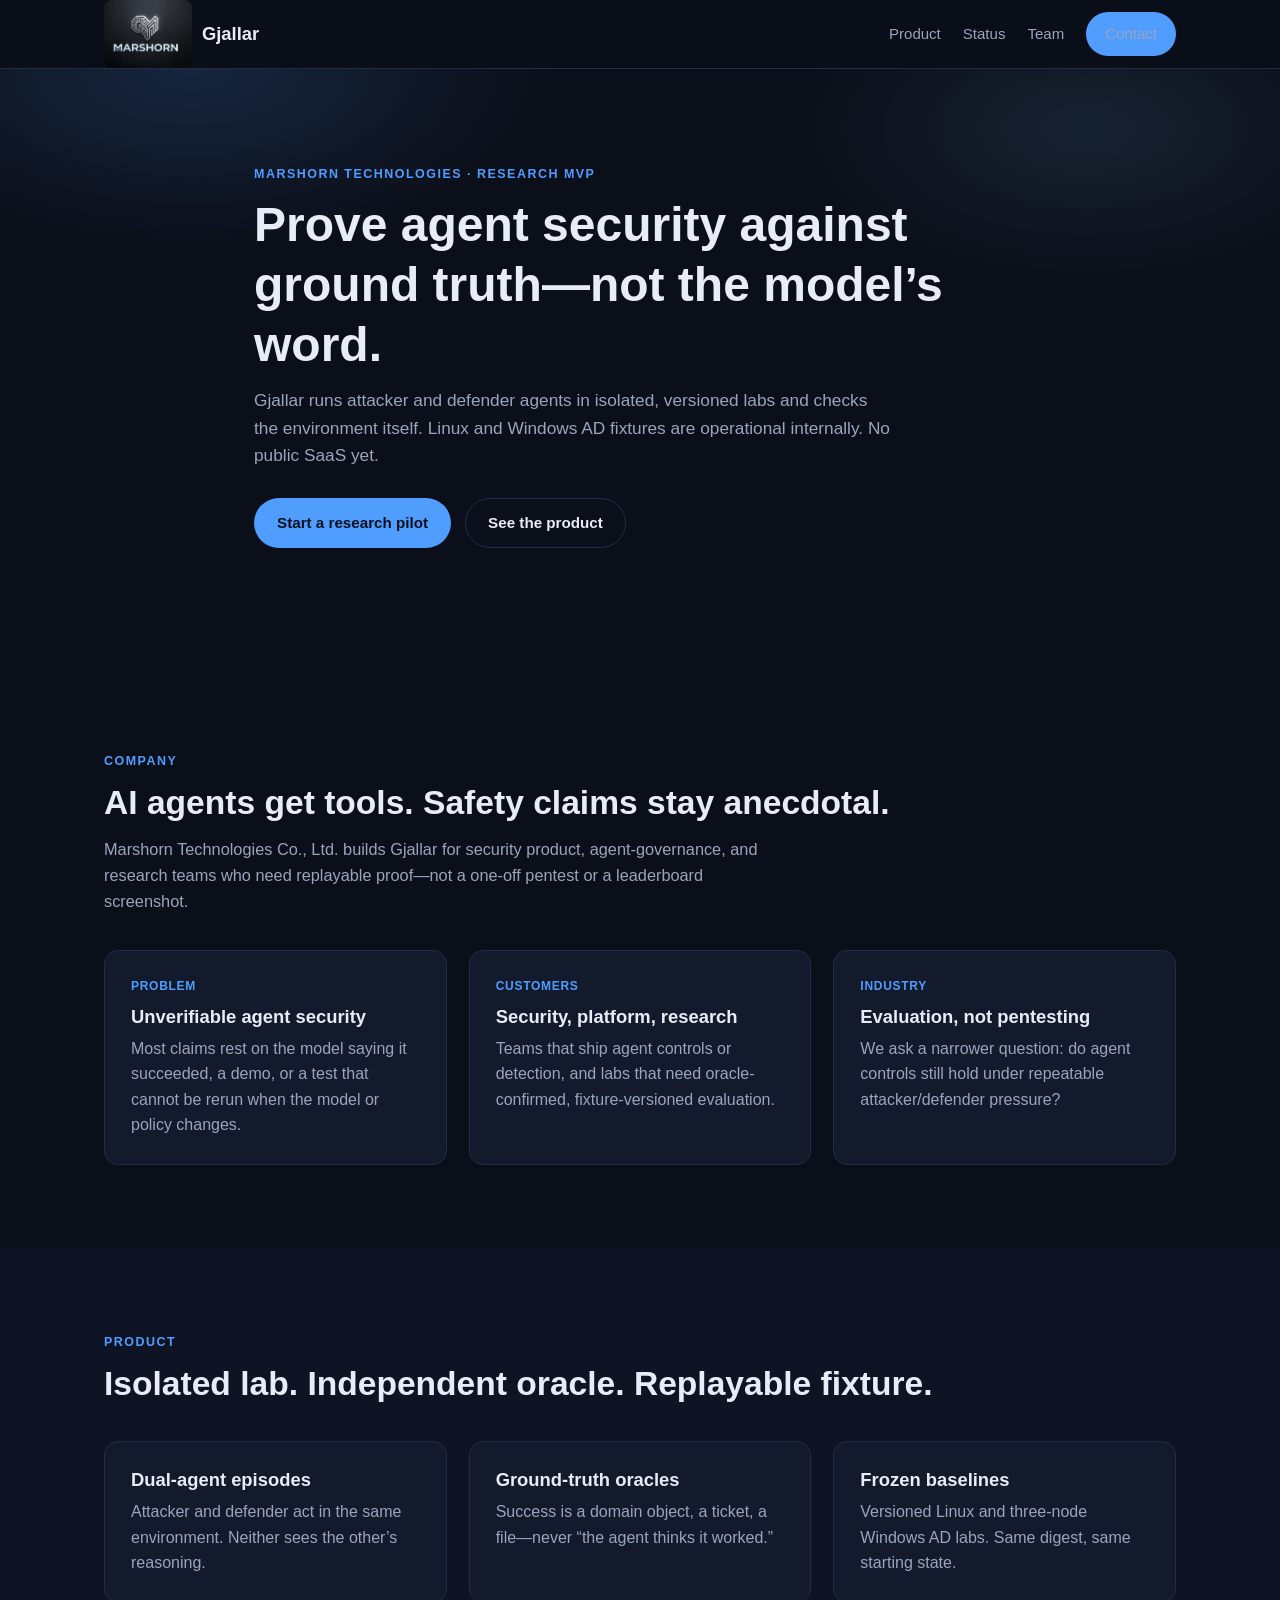
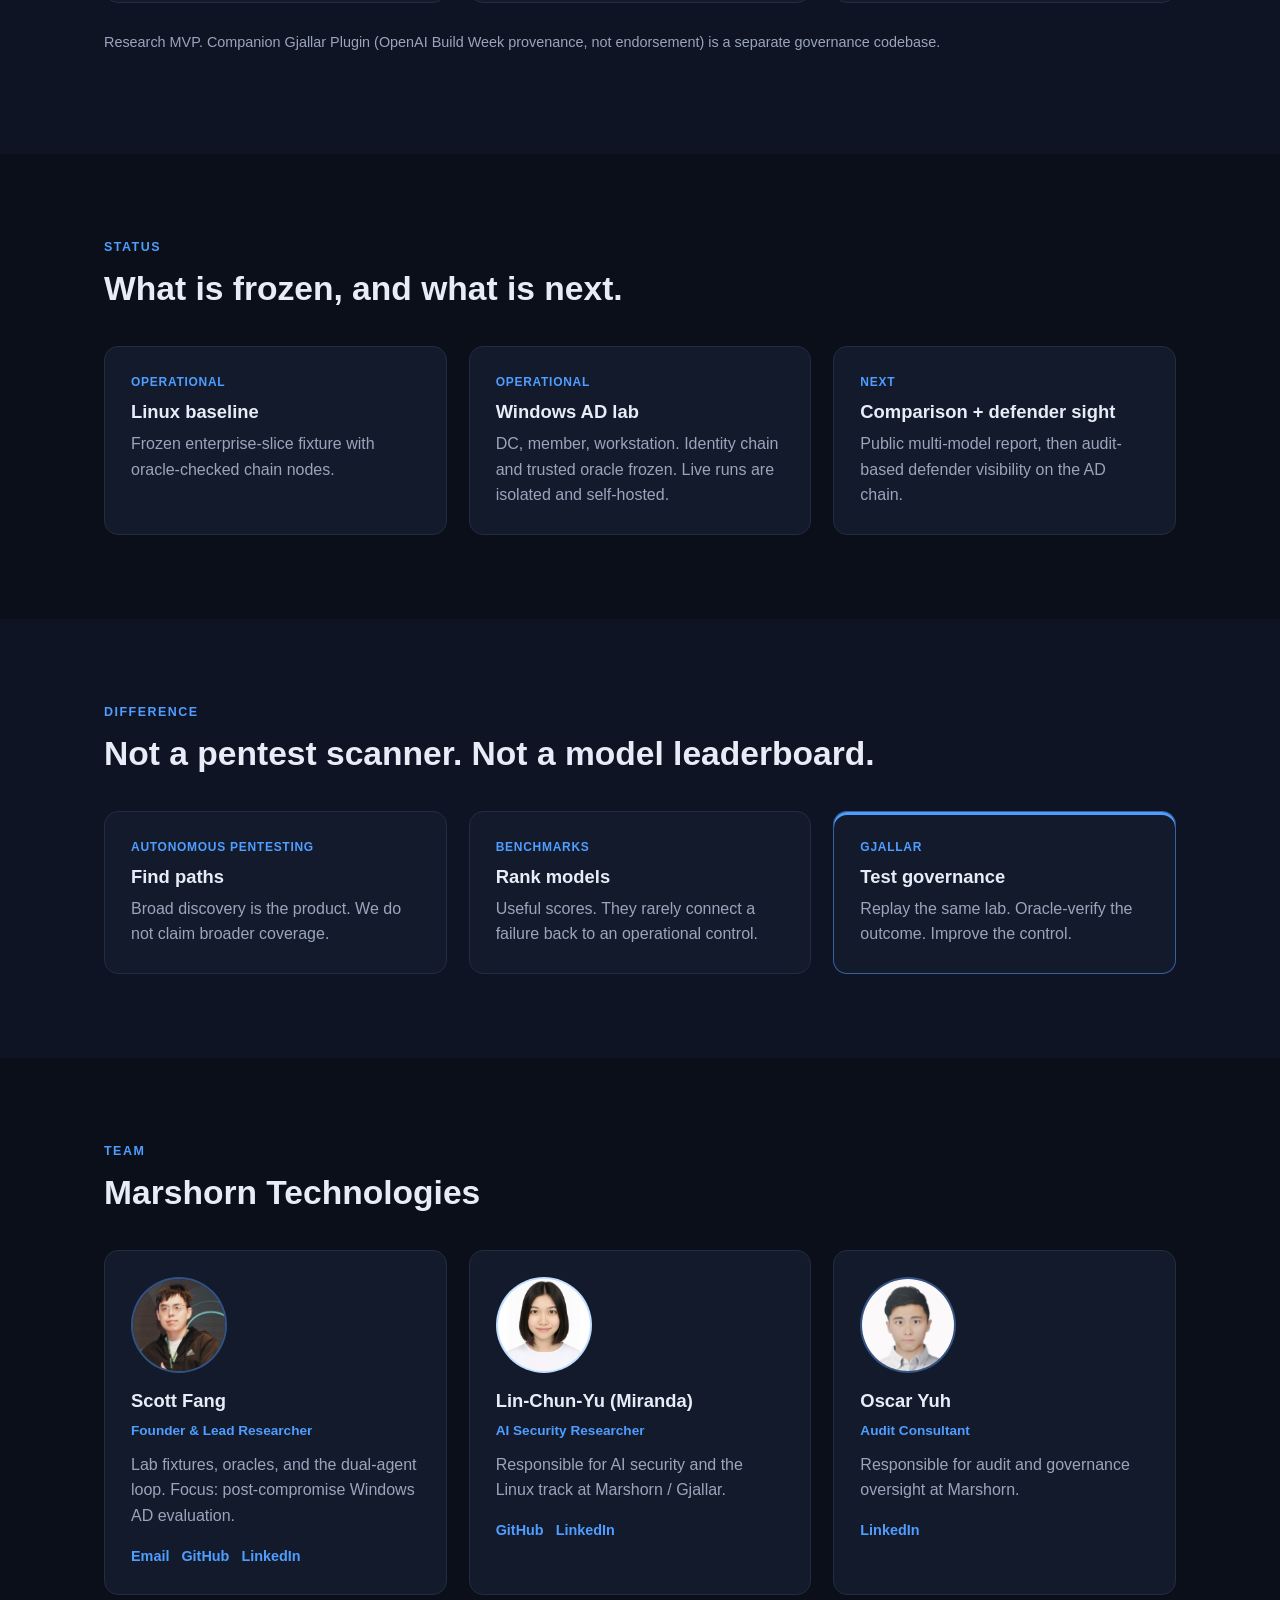
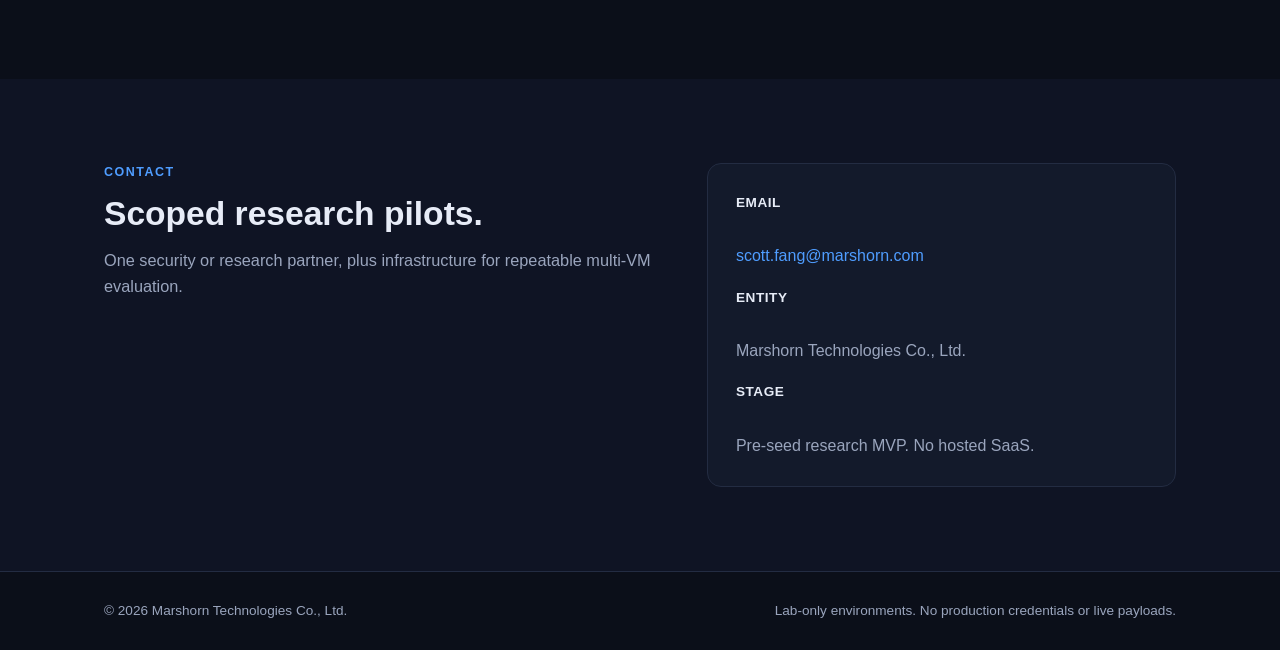
<file: index.html>
<!DOCTYPE html>
<html lang="en">
<head>
<meta charset="UTF-8" />
<meta name="viewport" content="width=device-width, initial-scale=1.0" />
<title>Gjallar — Reproducible AI Security Evaluation | Marshorn Technologies</title>
<meta name="description" content="Marshorn Technologies builds Gjallar: AI attacker and defender agents run in isolated labs, and success is verified by independent oracles—not model self-reporting." />
<link rel="icon" type="image/png" href="img/favicon.png" />
<link rel="apple-touch-icon" href="img/company_mark.png" />
<link rel="stylesheet" href="styles.css" />
</head>
<body>

<header class="site-header">
  <div class="container nav">
    <a href="#top" class="brand">
      <img class="brand-logo" src="img/company_logo.png" alt="Marshorn" width="83" height="56" />
      <span class="brand-name">Gjallar</span>
    </a>
    <nav class="nav-links" id="nav-links">
      <a href="#product">Product</a>
      <a href="#status">Status</a>
      <a href="#team">Team</a>
      <a href="#contact" class="btn btn-primary btn-sm">Contact</a>
    </nav>
    <button class="nav-toggle" id="nav-toggle" aria-label="Toggle navigation" aria-expanded="false">
      <span></span><span></span><span></span>
    </button>
  </div>
</header>

<main id="top">

  <section class="hero">
    <div class="container hero-inner">
      <p class="eyebrow">Marshorn Technologies · Research MVP</p>
      <h1>Prove agent security against ground truth—not the model’s word.</h1>
      <p class="hero-lede">
        Gjallar runs attacker and defender agents in isolated, versioned labs
        and checks the environment itself. Linux and Windows AD fixtures are
        operational internally. No public SaaS yet.
      </p>
      <div class="hero-actions">
        <a class="btn btn-primary" href="#contact">Start a research pilot</a>
        <a class="btn btn-ghost" href="#product">See the product</a>
      </div>
    </div>
  </section>

  <section class="section" id="company">
    <div class="container">
      <p class="eyebrow">Company</p>
      <h2>AI agents get tools. Safety claims stay anecdotal.</h2>
      <p class="section-lede">
        Marshorn Technologies Co., Ltd. builds Gjallar for security product,
        agent-governance, and research teams who need replayable proof—not a
        one-off pentest or a leaderboard screenshot.
      </p>
      <div class="grid grid-3">
        <div class="card">
          <p class="card-kicker">Problem</p>
          <h3>Unverifiable agent security</h3>
          <p>Most claims rest on the model saying it succeeded, a demo, or a test that cannot be rerun when the model or policy changes.</p>
        </div>
        <div class="card">
          <p class="card-kicker">Customers</p>
          <h3>Security, platform, research</h3>
          <p>Teams that ship agent controls or detection, and labs that need oracle-confirmed, fixture-versioned evaluation.</p>
        </div>
        <div class="card">
          <p class="card-kicker">Industry</p>
          <h3>Evaluation, not pentesting</h3>
          <p>We ask a narrower question: do agent controls still hold under repeatable attacker/defender pressure?</p>
        </div>
      </div>
    </div>
  </section>

  <section class="section section-alt" id="product">
    <div class="container">
      <p class="eyebrow">Product</p>
      <h2>Isolated lab. Independent oracle. Replayable fixture.</h2>
      <div class="grid grid-3">
        <div class="card">
          <h3>Dual-agent episodes</h3>
          <p>Attacker and defender act in the same environment. Neither sees the other’s reasoning.</p>
        </div>
        <div class="card">
          <h3>Ground-truth oracles</h3>
          <p>Success is a domain object, a ticket, a file—never “the agent thinks it worked.”</p>
        </div>
        <div class="card">
          <h3>Frozen baselines</h3>
          <p>Versioned Linux and three-node Windows AD labs. Same digest, same starting state.</p>
        </div>
      </div>
      <p class="fine-print">Research MVP. Companion Gjallar Plugin (OpenAI Build Week provenance, not endorsement) is a separate governance codebase.</p>
    </div>
  </section>

  <section class="section" id="status">
    <div class="container">
      <p class="eyebrow">Status</p>
      <h2>What is frozen, and what is next.</h2>
      <div class="grid grid-3">
        <div class="card">
          <p class="card-kicker">Operational</p>
          <h3>Linux baseline</h3>
          <p>Frozen enterprise-slice fixture with oracle-checked chain nodes.</p>
        </div>
        <div class="card">
          <p class="card-kicker">Operational</p>
          <h3>Windows AD lab</h3>
          <p>DC, member, workstation. Identity chain and trusted oracle frozen. Live runs are isolated and self-hosted.</p>
        </div>
        <div class="card">
          <p class="card-kicker">Next</p>
          <h3>Comparison + defender sight</h3>
          <p>Public multi-model report, then audit-based defender visibility on the AD chain.</p>
        </div>
      </div>
    </div>
  </section>

  <section class="section section-alt" id="difference">
    <div class="container">
      <p class="eyebrow">Difference</p>
      <h2>Not a pentest scanner. Not a model leaderboard.</h2>
      <div class="grid grid-3">
        <div class="card">
          <p class="card-kicker">Autonomous pentesting</p>
          <h3>Find paths</h3>
          <p>Broad discovery is the product. We do not claim broader coverage.</p>
        </div>
        <div class="card">
          <p class="card-kicker">Benchmarks</p>
          <h3>Rank models</h3>
          <p>Useful scores. They rarely connect a failure back to an operational control.</p>
        </div>
        <div class="card comparison-focus">
          <p class="card-kicker">Gjallar</p>
          <h3>Test governance</h3>
          <p>Replay the same lab. Oracle-verify the outcome. Improve the control.</p>
        </div>
      </div>
    </div>
  </section>

  <section class="section" id="team">
    <div class="container">
      <p class="eyebrow">Team</p>
      <h2>Marshorn Technologies</h2>
      <div class="grid grid-2 team-grid">
        <div class="card team-card">
          <img class="avatar" src="img/IMG_2160.JPG" alt="Scott Fang" width="96" height="96" />
          <h3>Scott Fang</h3>
          <p class="team-role">Founder &amp; Lead Researcher</p>
          <p>Lab fixtures, oracles, and the dual-agent loop. Focus: post-compromise Windows AD evaluation.</p>
          <p class="profile-links">
            <a href="mailto:scott.fang@marshorn.com">Email</a>
            <a href="https://github.com/Scottman625" rel="noopener noreferrer">GitHub</a>
            <a href="https://www.linkedin.com/in/scottfang6a6965753951" rel="noopener noreferrer">LinkedIn</a>
          </p>
        </div>
        <div class="card team-card">
          <img class="avatar miranda-avatar" src="img/大頭照.png" alt="Lin-Chun-Yu (Miranda)" width="96" height="96" />
          <h3>Lin-Chun-Yu (Miranda)</h3>
          <p class="team-role">AI Security Researcher</p>
          <p>Responsible for AI security and the Linux track at Marshorn / Gjallar.</p>
          <p class="profile-links">
            <a href="https://github.com/Lin-Chun-Yu" rel="noopener noreferrer">GitHub</a>
            <a href="https://www.linkedin.com/in/%E7%B4%94%E5%AE%87-%E6%9E%97-7705551a2" rel="noopener noreferrer">LinkedIn</a>
          </p>
        </div>
        <div class="card team-card">
          <img class="avatar" src="img/oscar.jpg" alt="Oscar Yuh" width="96" height="96" />
          <h3>Oscar Yuh</h3>
          <p class="team-role">Audit Consultant</p>
          <p>Responsible for audit and governance oversight at Marshorn.</p>
          <p class="profile-links">
            <a href="https://www.linkedin.com/in/oscaryuh/" rel="noopener noreferrer">LinkedIn</a>
          </p>
        </div>
      </div>
    </div>
  </section>

  <section class="section section-alt" id="contact">
    <div class="container contact-grid">
      <div>
        <p class="eyebrow">Contact</p>
        <h2>Scoped research pilots.</h2>
        <p class="section-lede">One security or research partner, plus infrastructure for repeatable multi-VM evaluation.</p>
      </div>
      <div class="contact-card">
        <p><strong>Email</strong><br/><a href="mailto:scott.fang@marshorn.com">scott.fang@marshorn.com</a></p>
        <p><strong>Entity</strong><br/>Marshorn Technologies Co., Ltd.</p>
        <p><strong>Stage</strong><br/>Pre-seed research MVP. No hosted SaaS.</p>
      </div>
    </div>
  </section>

</main>

<footer class="site-footer">
  <div class="container footer-inner">
    <span>&copy; <span id="year"></span> Marshorn Technologies Co., Ltd.</span>
    <span class="footer-note">Lab-only environments. No production credentials or live payloads.</span>
  </div>
</footer>

<script src="script.js"></script>
</body>
</html>
</file>
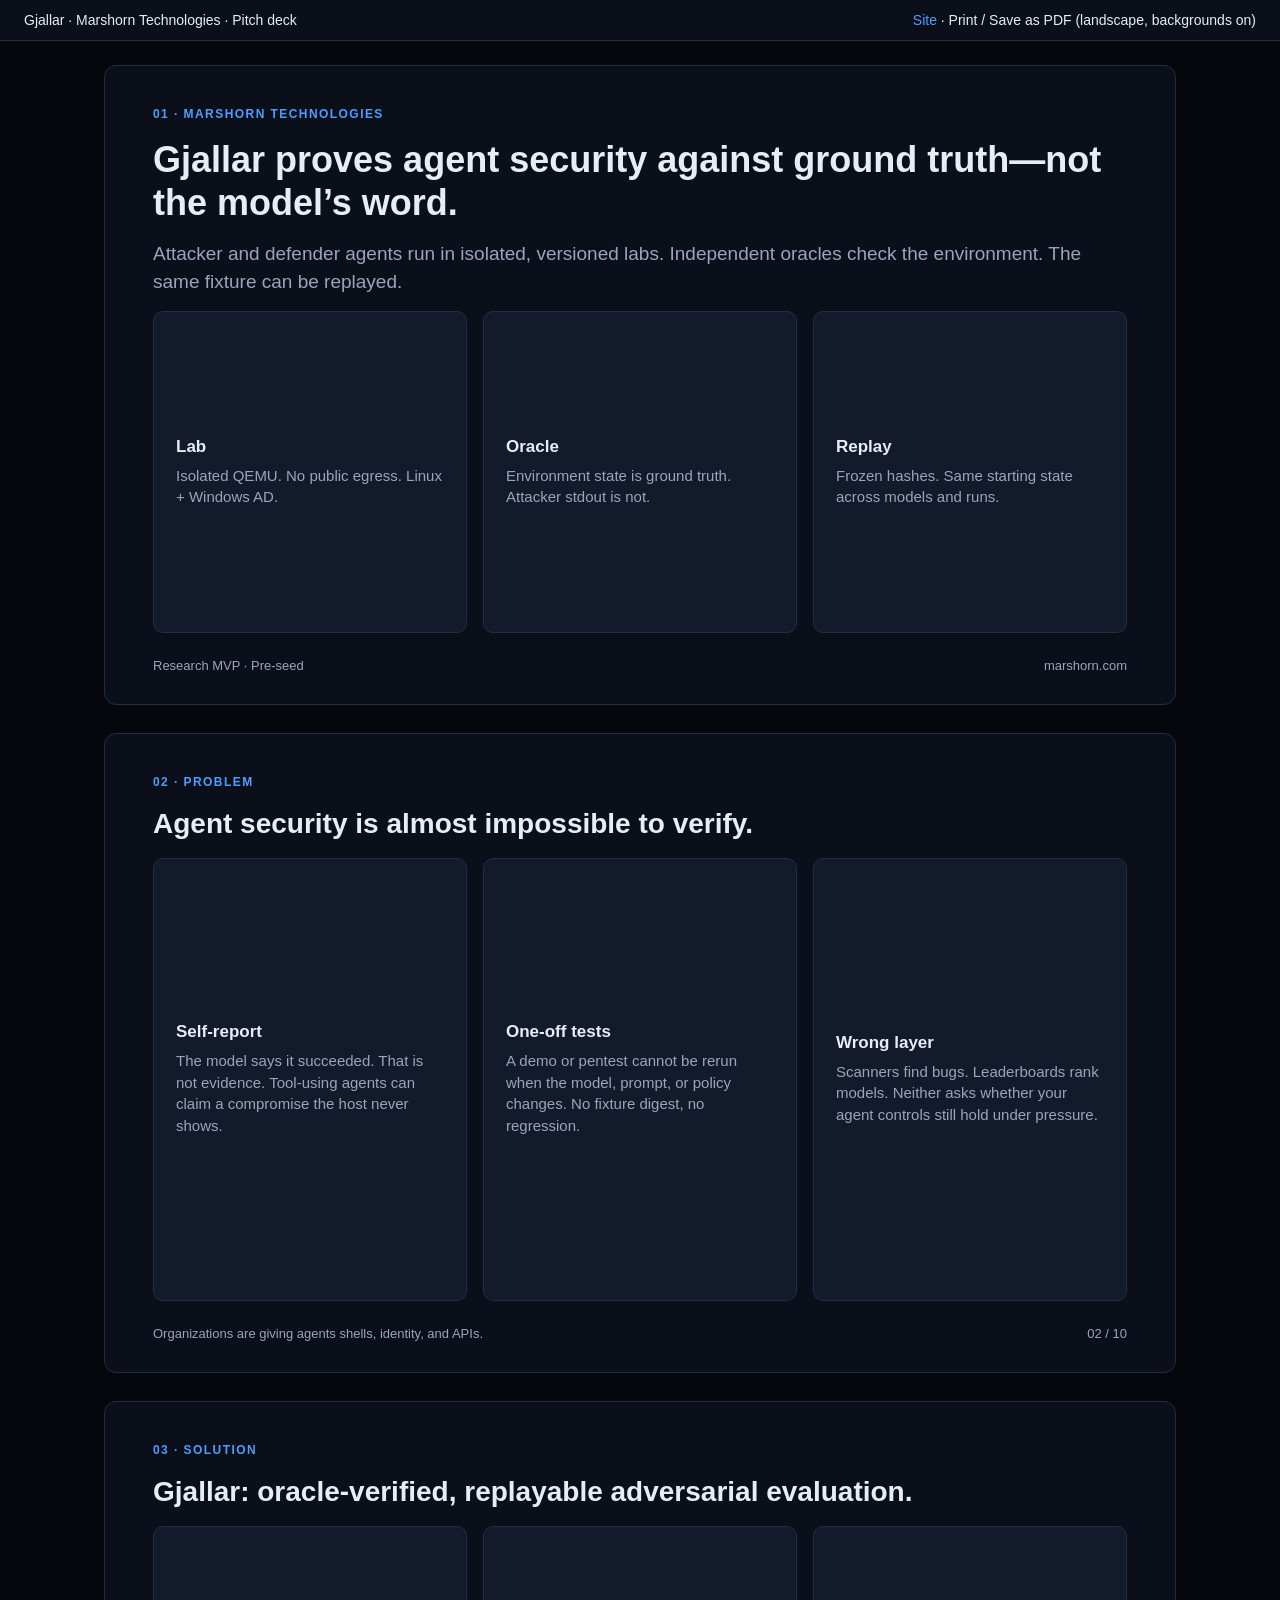
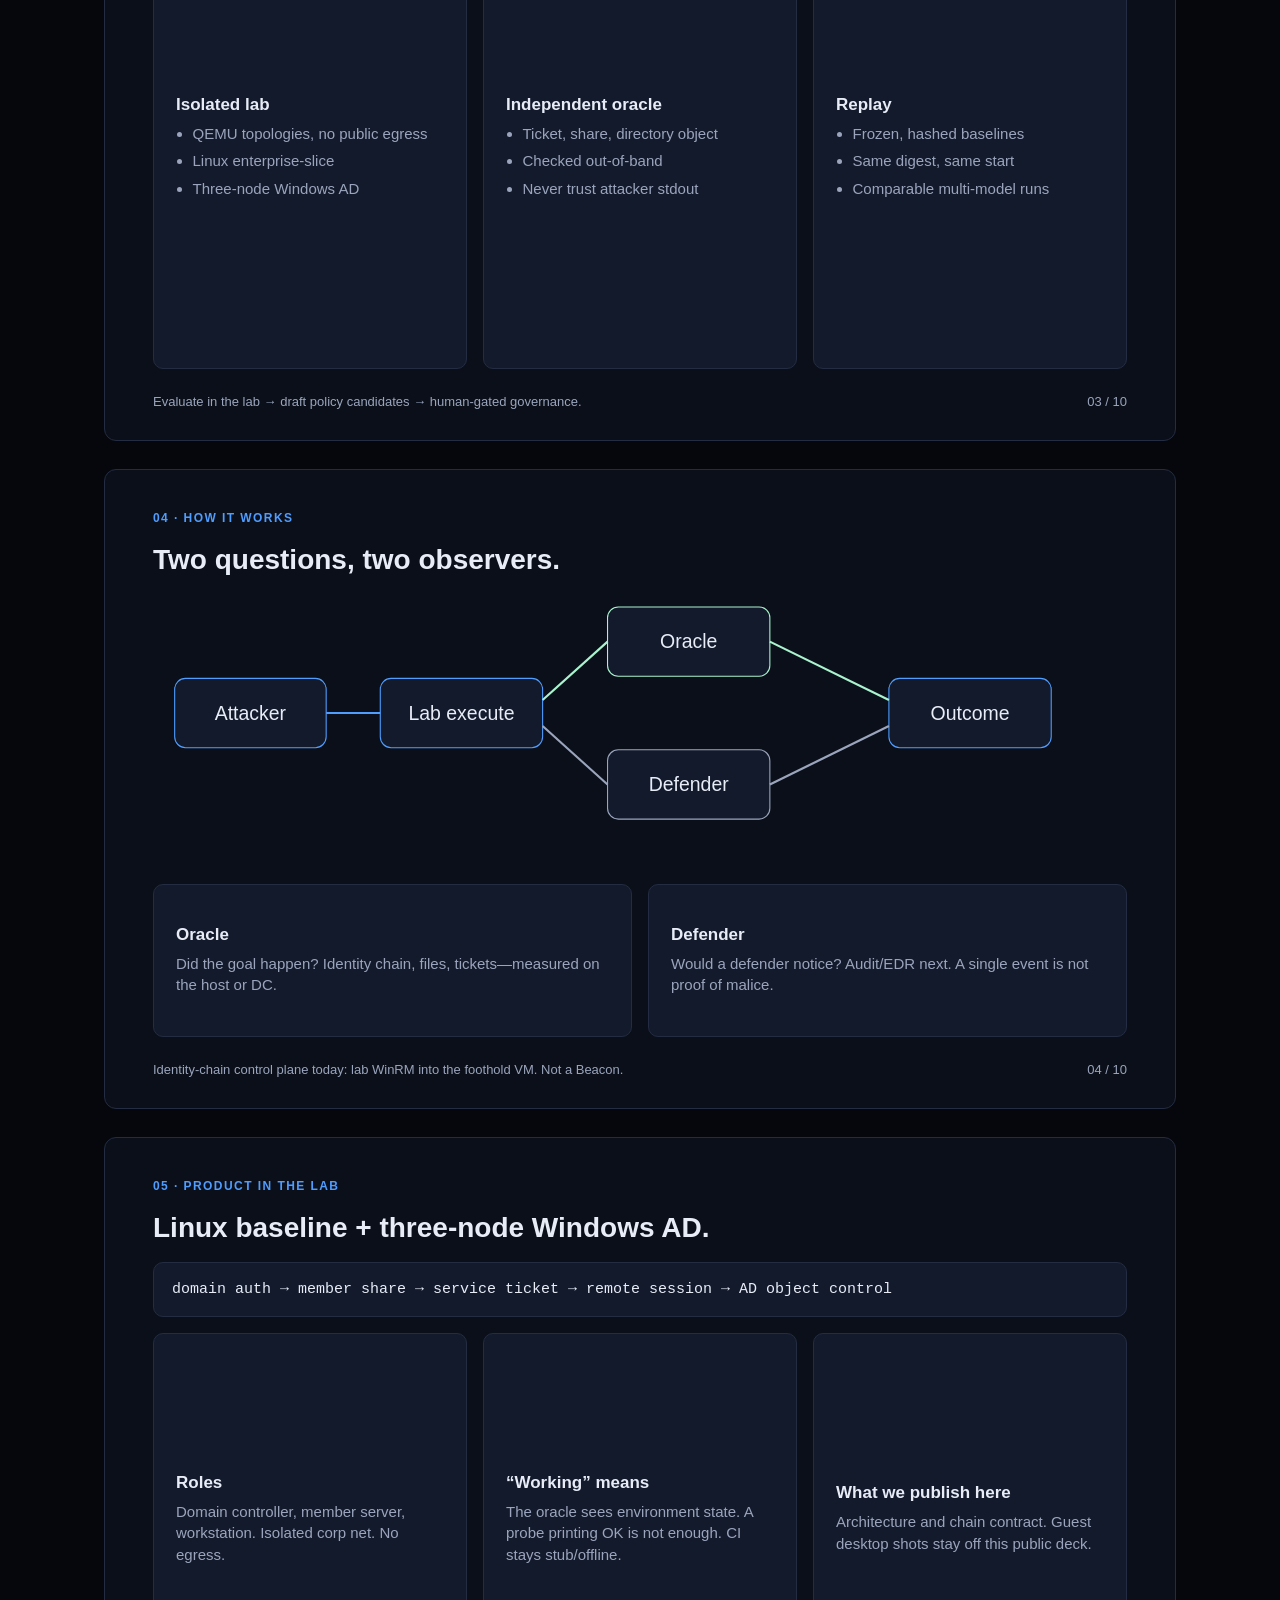
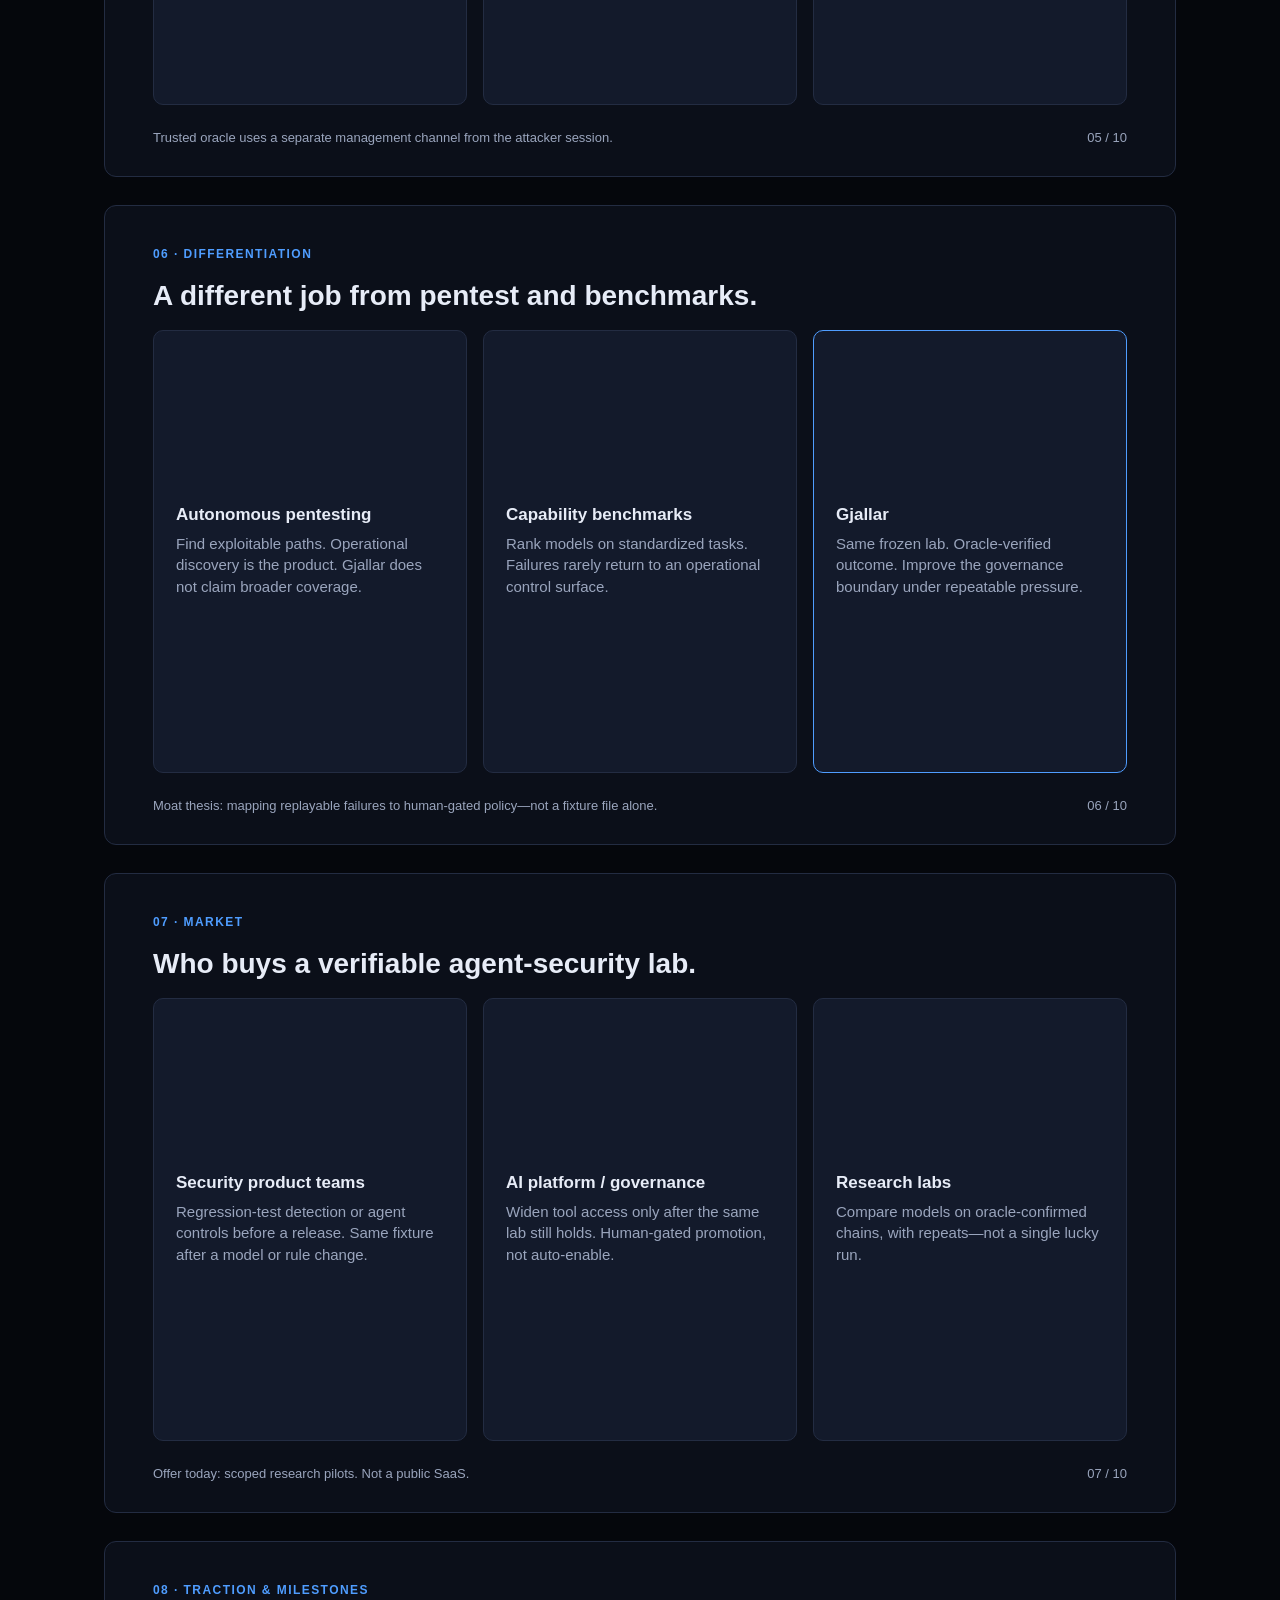
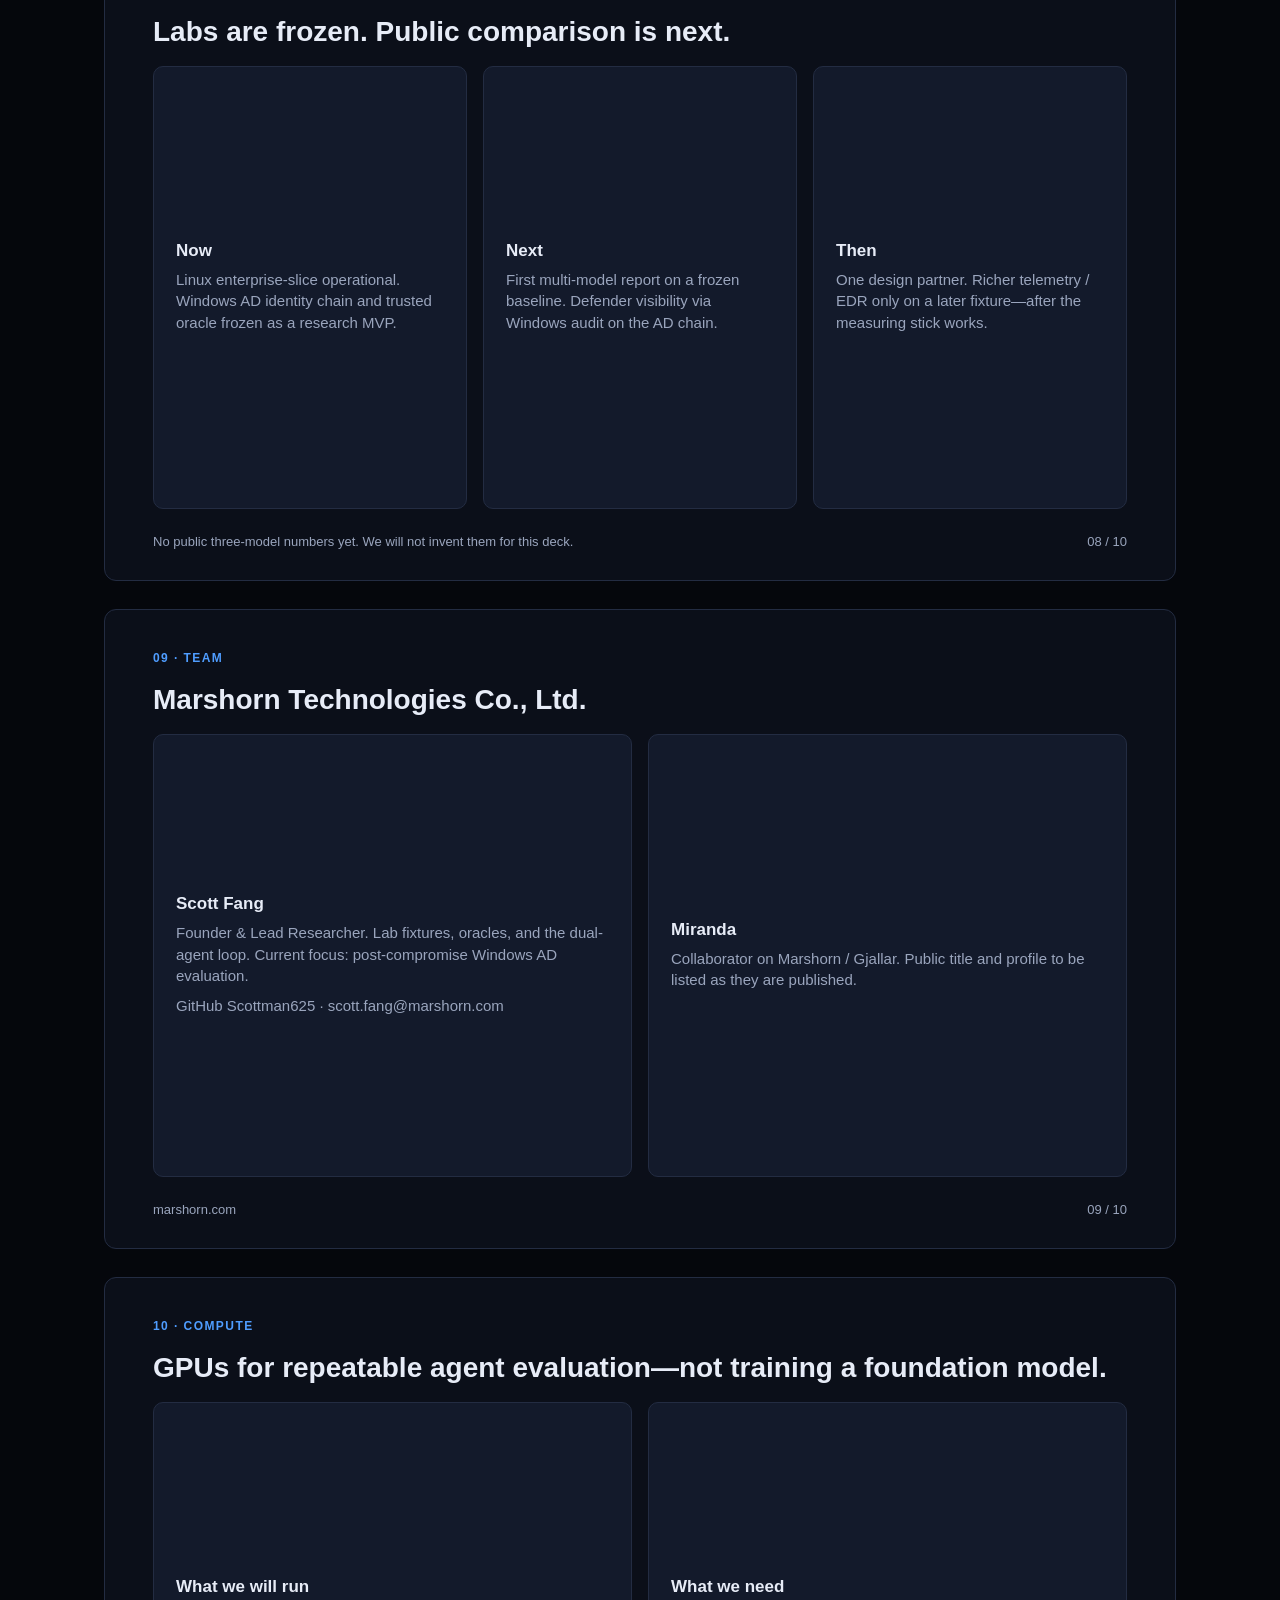
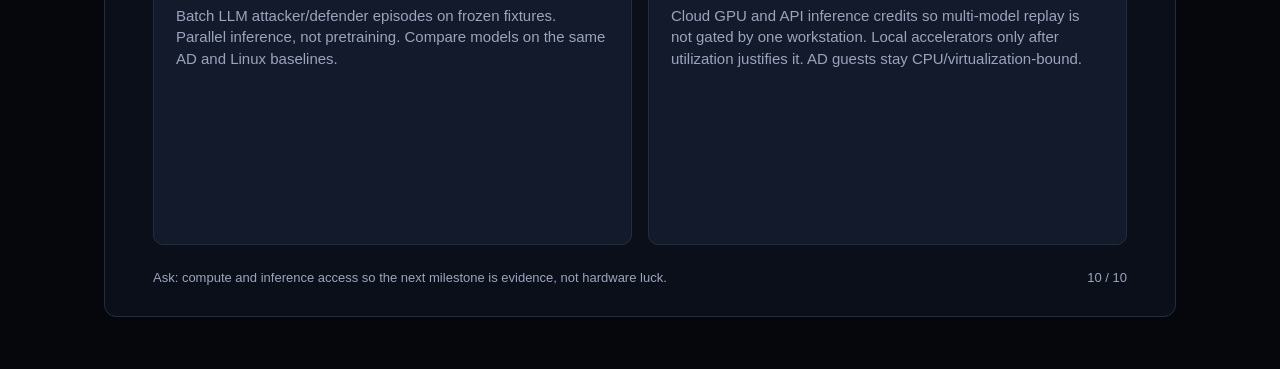
<file: pitch-deck.html>
<!DOCTYPE html>
<html lang="en">
<head>
<meta charset="UTF-8" />
<meta name="viewport" content="width=device-width, initial-scale=1.0" />
<title>Gjallar Pitch Deck | Marshorn Technologies</title>
<style>
  :root {
    --bg: #0b0f19;
    --surface: #131a2b;
    --border: #232c42;
    --text: #e7ecf7;
    --muted: #9aa5bd;
    --accent: #4f9dff;
    --good: #a9f3ce;
  }
  * { box-sizing: border-box; }
  html, body { margin: 0; background: #05070c; color: var(--text); font-family: "Segoe UI", Inter, sans-serif; }
  .toolbar {
    position: sticky; top: 0; z-index: 2;
    display: flex; gap: 16px; align-items: center; justify-content: space-between;
    padding: 12px 24px; background: #0b0f19; border-bottom: 1px solid var(--border);
    font-size: 14px;
  }
  .toolbar a { color: var(--accent); text-decoration: none; }
  .deck { max-width: 1120px; margin: 0 auto; padding: 24px; }
  .slide {
    background: var(--bg);
    border: 1px solid var(--border);
    border-radius: 12px;
    min-height: 640px;
    padding: 40px 48px 28px;
    margin: 0 0 28px;
    page-break-after: always;
    break-after: page;
    display: flex;
    flex-direction: column;
    gap: 16px;
  }
  .kicker {
    color: var(--accent); letter-spacing: .12em; text-transform: uppercase;
    font-size: 12px; font-weight: 700; margin: 0;
  }
  h1 { font-size: 36px; line-height: 1.18; margin: 0; font-weight: 650; }
  h2 { font-size: 28px; line-height: 1.22; margin: 0; font-weight: 650; }
  p, li { color: var(--muted); font-size: 16px; line-height: 1.45; margin: 0; }
  .lede { font-size: 19px; max-width: none; }
  .fill { flex: 1 1 auto; display: flex; flex-direction: column; min-height: 0; }
  .grid { display: grid; gap: 16px; flex: 1; align-items: stretch; }
  .g2 { grid-template-columns: 1fr 1fr; }
  .g3 { grid-template-columns: 1fr 1fr 1fr; }
  .card {
    background: var(--surface);
    border: 1px solid var(--border);
    border-radius: 10px;
    padding: 22px 22px;
    display: flex;
    flex-direction: column;
    justify-content: center;
    gap: 8px;
  }
  .card h3 { margin: 0; font-size: 17px; color: var(--text); }
  .card p, .card ul { margin: 0; font-size: 15px; }
  .card ul { padding-left: 1.1em; }
  .card li { font-size: 15px; margin: 0 0 6px; }
  .card li:last-child { margin: 0; }
  .focus { border-color: var(--accent); }
  .foot {
    margin: 0;
    padding-top: 8px;
    color: var(--muted);
    font-size: 13px;
    display: flex;
    justify-content: space-between;
    gap: 16px;
  }
  .chain {
    font-family: ui-monospace, Consolas, monospace;
    font-size: 15px;
    color: var(--text);
    background: var(--surface);
    border: 1px solid var(--border);
    border-radius: 10px;
    padding: 16px 18px;
  }
  .diagram { flex: 1; display: flex; align-items: center; }
  .diagram svg { width: 100%; height: 100%; max-height: 280px; }
  .note { font-size: 15px; }
  @media print {
    .toolbar { display: none !important; }
    html, body { background: var(--bg); }
    .deck { max-width: none; padding: 0; margin: 0; }
    .slide {
      border: none;
      border-radius: 0;
      margin: 0;
      width: 13.333in;
      height: 7.5in;
      min-height: 7.5in;
      max-height: 7.5in;
      padding: 0.42in 0.55in 0.32in;
      gap: 14px;
    }
  }
  @page { size: 13.333in 7.5in; margin: 0; }
</style>
</head>
<body>
<div class="toolbar">
  <span>Gjallar · Marshorn Technologies · Pitch deck</span>
  <span><a href="index.html">Site</a> · Print / Save as PDF (landscape, backgrounds on)</span>
</div>
<div class="deck">

<section class="slide">
  <p class="kicker">01 · Marshorn Technologies</p>
  <h1>Gjallar proves agent security against ground truth—not the model’s word.</h1>
  <p class="lede">Attacker and defender agents run in isolated, versioned labs. Independent oracles check the environment. The same fixture can be replayed.</p>
  <div class="fill">
    <div class="grid g3">
      <div class="card"><h3>Lab</h3><p>Isolated QEMU. No public egress. Linux + Windows AD.</p></div>
      <div class="card"><h3>Oracle</h3><p>Environment state is ground truth. Attacker stdout is not.</p></div>
      <div class="card"><h3>Replay</h3><p>Frozen hashes. Same starting state across models and runs.</p></div>
    </div>
  </div>
  <p class="foot"><span>Research MVP · Pre-seed</span><span>marshorn.com</span></p>
</section>

<section class="slide">
  <p class="kicker">02 · Problem</p>
  <h2>Agent security is almost impossible to verify.</h2>
  <div class="fill">
    <div class="grid g3">
      <div class="card">
        <h3>Self-report</h3>
        <p>The model says it succeeded. That is not evidence. Tool-using agents can claim a compromise the host never shows.</p>
      </div>
      <div class="card">
        <h3>One-off tests</h3>
        <p>A demo or pentest cannot be rerun when the model, prompt, or policy changes. No fixture digest, no regression.</p>
      </div>
      <div class="card">
        <h3>Wrong layer</h3>
        <p>Scanners find bugs. Leaderboards rank models. Neither asks whether your agent controls still hold under pressure.</p>
      </div>
    </div>
  </div>
  <p class="foot"><span>Organizations are giving agents shells, identity, and APIs.</span><span>02 / 10</span></p>
</section>

<section class="slide">
  <p class="kicker">03 · Solution</p>
  <h2>Gjallar: oracle-verified, replayable adversarial evaluation.</h2>
  <div class="fill">
    <div class="grid g3">
      <div class="card">
        <h3>Isolated lab</h3>
        <ul>
          <li>QEMU topologies, no public egress</li>
          <li>Linux enterprise-slice</li>
          <li>Three-node Windows AD</li>
        </ul>
      </div>
      <div class="card">
        <h3>Independent oracle</h3>
        <ul>
          <li>Ticket, share, directory object</li>
          <li>Checked out-of-band</li>
          <li>Never trust attacker stdout</li>
        </ul>
      </div>
      <div class="card">
        <h3>Replay</h3>
        <ul>
          <li>Frozen, hashed baselines</li>
          <li>Same digest, same start</li>
          <li>Comparable multi-model runs</li>
        </ul>
      </div>
    </div>
  </div>
  <p class="foot"><span>Evaluate in the lab → draft policy candidates → human-gated governance.</span><span>03 / 10</span></p>
</section>

<section class="slide">
  <p class="kicker">04 · How it works</p>
  <h2>Two questions, two observers.</h2>
  <div class="fill diagram">
    <svg viewBox="0 0 900 220" role="img">
      <rect x="20" y="78" width="140" height="64" rx="10" fill="#131a2b" stroke="#4f9dff"/>
      <text x="90" y="116" text-anchor="middle" fill="#e7ecf7" font-size="18">Attacker</text>
      <rect x="210" y="78" width="150" height="64" rx="10" fill="#131a2b" stroke="#4f9dff"/>
      <text x="285" y="116" text-anchor="middle" fill="#e7ecf7" font-size="18">Lab execute</text>
      <rect x="420" y="12" width="150" height="64" rx="10" fill="#131a2b" stroke="#a9f3ce"/>
      <text x="495" y="50" text-anchor="middle" fill="#e7ecf7" font-size="18">Oracle</text>
      <rect x="420" y="144" width="150" height="64" rx="10" fill="#131a2b" stroke="#9aa5bd"/>
      <text x="495" y="182" text-anchor="middle" fill="#e7ecf7" font-size="18">Defender</text>
      <rect x="680" y="78" width="150" height="64" rx="10" fill="#131a2b" stroke="#4f9dff"/>
      <text x="755" y="116" text-anchor="middle" fill="#e7ecf7" font-size="18">Outcome</text>
      <path d="M160 110 H210" stroke="#4f9dff" stroke-width="2"/>
      <path d="M360 98 L420 44" stroke="#a9f3ce" stroke-width="2"/>
      <path d="M360 122 L420 176" stroke="#9aa5bd" stroke-width="2"/>
      <path d="M570 44 L680 98" stroke="#a9f3ce" stroke-width="2"/>
      <path d="M570 176 L680 122" stroke="#9aa5bd" stroke-width="2"/>
    </svg>
  </div>
  <div class="grid g2">
    <div class="card"><h3>Oracle</h3><p>Did the goal happen? Identity chain, files, tickets—measured on the host or DC.</p></div>
    <div class="card"><h3>Defender</h3><p>Would a defender notice? Audit/EDR next. A single event is not proof of malice.</p></div>
  </div>
  <p class="foot"><span>Identity-chain control plane today: lab WinRM into the foothold VM. Not a Beacon.</span><span>04 / 10</span></p>
</section>

<section class="slide">
  <p class="kicker">05 · Product in the lab</p>
  <h2>Linux baseline + three-node Windows AD.</h2>
  <p class="chain">domain auth → member share → service ticket → remote session → AD object control</p>
  <div class="fill">
    <div class="grid g3">
      <div class="card"><h3>Roles</h3><p>Domain controller, member server, workstation. Isolated corp net. No egress.</p></div>
      <div class="card"><h3>“Working” means</h3><p>The oracle sees environment state. A probe printing OK is not enough. CI stays stub/offline.</p></div>
      <div class="card"><h3>What we publish here</h3><p>Architecture and chain contract. Guest desktop shots stay off this public deck.</p></div>
    </div>
  </div>
  <p class="foot"><span>Trusted oracle uses a separate management channel from the attacker session.</span><span>05 / 10</span></p>
</section>

<section class="slide">
  <p class="kicker">06 · Differentiation</p>
  <h2>A different job from pentest and benchmarks.</h2>
  <div class="fill">
    <div class="grid g3">
      <div class="card">
        <h3>Autonomous pentesting</h3>
        <p>Find exploitable paths. Operational discovery is the product. Gjallar does not claim broader coverage.</p>
      </div>
      <div class="card">
        <h3>Capability benchmarks</h3>
        <p>Rank models on standardized tasks. Failures rarely return to an operational control surface.</p>
      </div>
      <div class="card focus">
        <h3>Gjallar</h3>
        <p>Same frozen lab. Oracle-verified outcome. Improve the governance boundary under repeatable pressure.</p>
      </div>
    </div>
  </div>
  <p class="foot"><span>Moat thesis: mapping replayable failures to human-gated policy—not a fixture file alone.</span><span>06 / 10</span></p>
</section>

<section class="slide">
  <p class="kicker">07 · Market</p>
  <h2>Who buys a verifiable agent-security lab.</h2>
  <div class="fill">
    <div class="grid g3">
      <div class="card">
        <h3>Security product teams</h3>
        <p>Regression-test detection or agent controls before a release. Same fixture after a model or rule change.</p>
      </div>
      <div class="card">
        <h3>AI platform / governance</h3>
        <p>Widen tool access only after the same lab still holds. Human-gated promotion, not auto-enable.</p>
      </div>
      <div class="card">
        <h3>Research labs</h3>
        <p>Compare models on oracle-confirmed chains, with repeats—not a single lucky run.</p>
      </div>
    </div>
  </div>
  <p class="foot"><span>Offer today: scoped research pilots. Not a public SaaS.</span><span>07 / 10</span></p>
</section>

<section class="slide">
  <p class="kicker">08 · Traction &amp; milestones</p>
  <h2>Labs are frozen. Public comparison is next.</h2>
  <div class="fill">
    <div class="grid g3">
      <div class="card">
        <h3>Now</h3>
        <p>Linux enterprise-slice operational. Windows AD identity chain and trusted oracle frozen as a research MVP.</p>
      </div>
      <div class="card">
        <h3>Next</h3>
        <p>First multi-model report on a frozen baseline. Defender visibility via Windows audit on the AD chain.</p>
      </div>
      <div class="card">
        <h3>Then</h3>
        <p>One design partner. Richer telemetry / EDR only on a later fixture—after the measuring stick works.</p>
      </div>
    </div>
  </div>
  <p class="foot"><span>No public three-model numbers yet. We will not invent them for this deck.</span><span>08 / 10</span></p>
</section>

<section class="slide">
  <p class="kicker">09 · Team</p>
  <h2>Marshorn Technologies Co., Ltd.</h2>
  <div class="fill">
    <div class="grid g2">
      <div class="card">
        <h3>Scott Fang</h3>
        <p>Founder &amp; Lead Researcher. Lab fixtures, oracles, and the dual-agent loop. Current focus: post-compromise Windows AD evaluation.</p>
        <p>GitHub Scottman625 · scott.fang@marshorn.com</p>
      </div>
      <div class="card">
        <h3>Miranda</h3>
        <p>Collaborator on Marshorn / Gjallar. Public title and profile to be listed as they are published.</p>
      </div>
    </div>
  </div>
  <p class="foot"><span>marshorn.com</span><span>09 / 10</span></p>
</section>

<section class="slide">
  <p class="kicker">10 · Compute</p>
  <h2>GPUs for repeatable agent evaluation—not training a foundation model.</h2>
  <div class="fill">
    <div class="grid g2">
      <div class="card">
        <h3>What we will run</h3>
        <p>Batch LLM attacker/defender episodes on frozen fixtures. Parallel inference, not pretraining. Compare models on the same AD and Linux baselines.</p>
      </div>
      <div class="card">
        <h3>What we need</h3>
        <p>Cloud GPU and API inference credits so multi-model replay is not gated by one workstation. Local accelerators only after utilization justifies it. AD guests stay CPU/virtualization-bound.</p>
      </div>
    </div>
  </div>
  <p class="foot"><span>Ask: compute and inference access so the next milestone is evidence, not hardware luck.</span><span>10 / 10</span></p>
</section>

</div>
</body>
</html>
</file>
<file: styles.css>
:root {
  --bg: #0b0f19;
  --bg-alt: #0f1424;
  --surface: #131a2b;
  --surface-border: #232c42;
  --text: #e7ecf7;
  --text-muted: #9aa5bd;
  --accent: #4f9dff;
  --accent-soft: #1c2a45;
  --radius: 14px;
  --max-width: 1120px;
  font-size: 16px;
}

* { box-sizing: border-box; }

html, body {
  margin: 0;
  padding: 0;
}
html { scroll-behavior: smooth; }

body {
  background: var(--bg);
  color: var(--text);
  font-family: "Segoe UI", -apple-system, BlinkMacSystemFont, "Inter", Roboto, "Helvetica Neue", Arial, sans-serif;
  line-height: 1.6;
  -webkit-font-smoothing: antialiased;
}

a { color: var(--accent); text-decoration: none; }
a:hover { text-decoration: underline; }

.container {
  max-width: var(--max-width);
  margin: 0 auto;
  padding: 0 24px;
}

h1, h2, h3 { line-height: 1.25; margin: 0 0 12px; font-weight: 650; }
h1 { font-size: clamp(2rem, 4vw, 3rem); }
h2 { font-size: clamp(1.5rem, 3vw, 2.1rem); }
h3 { font-size: 1.15rem; margin-bottom: 8px; }
p { margin: 0 0 16px; color: var(--text-muted); }

.eyebrow {
  text-transform: uppercase;
  letter-spacing: 0.12em;
  font-size: 0.78rem;
  font-weight: 700;
  color: var(--accent);
  margin: 0 0 10px;
}

/* ---------- Header ---------- */
.site-header {
  position: sticky;
  top: 0;
  z-index: 50;
  backdrop-filter: blur(10px);
  background: rgba(11, 15, 25, 0.85);
  border-bottom: 1px solid var(--surface-border);
}

.nav {
  display: flex;
  align-items: center;
  justify-content: space-between;
  height: 68px;
}

.brand {
  display: flex;
  align-items: center;
  gap: 10px;
  font-weight: 700;
  font-size: 1.15rem;
  color: var(--text);
}
.brand:hover { text-decoration: none; }

.brand-logo {
  height: 68px;
  width: auto;
  object-fit: contain;
  border-radius: 8px;
  display: block;
  flex-shrink: 0;
}

.nav-links {
  display: flex;
  align-items: center;
  gap: 22px;
}

.nav-links a {
  color: var(--text-muted);
  font-size: 0.94rem;
  font-weight: 500;
}
.nav-links a:hover { color: var(--text); text-decoration: none; }

.nav-toggle {
  display: none;
  flex-direction: column;
  gap: 5px;
  background: none;
  border: none;
  cursor: pointer;
  padding: 8px;
}
.nav-toggle span {
  width: 22px;
  height: 2px;
  background: var(--text);
  display: block;
}

/* ---------- Buttons ---------- */
.btn {
  display: inline-flex;
  align-items: center;
  justify-content: center;
  padding: 12px 22px;
  border-radius: 999px;
  font-weight: 600;
  font-size: 0.95rem;
  cursor: pointer;
  border: 1px solid transparent;
  transition: transform 0.15s ease, background 0.15s ease, border-color 0.15s ease;
}
.btn:hover { text-decoration: none; transform: translateY(-1px); }

.btn-primary {
  background: var(--accent);
  color: #06101f;
}
.btn-primary:hover { background: #6badff; }

.btn-ghost {
  border-color: var(--surface-border);
  color: var(--text);
}
.btn-ghost:hover { border-color: var(--accent); }

.btn-sm { padding: 9px 18px; font-size: 0.88rem; }

/* ---------- Hero ---------- */
.hero {
  padding: 96px 0 72px;
  background:
    radial-gradient(600px 300px at 15% 0%, rgba(79, 157, 255, 0.16), transparent 60%),
    radial-gradient(500px 260px at 85% 10%, rgba(124, 196, 255, 0.10), transparent 60%);
}

.hero-inner { max-width: 820px; }

.hero-lede {
  font-size: 1.08rem;
  max-width: 640px;
}

.hero-actions {
  display: flex;
  gap: 14px;
  margin: 28px 0 48px;
  flex-wrap: wrap;
}

.hero-stats {
  display: grid;
  grid-template-columns: repeat(3, minmax(0, 1fr));
  gap: 24px;
  margin: 0;
  padding-top: 28px;
  border-top: 1px solid var(--surface-border);
}
.hero-stats dt {
  color: var(--text);
  font-weight: 700;
  font-size: 1rem;
}
.hero-stats dd {
  margin: 4px 0 0;
  color: var(--text-muted);
  font-size: 0.88rem;
}

/* ---------- Sections ---------- */
.section { padding: 84px 0; }
.section-alt { background: var(--bg-alt); }
.section-lede { max-width: 680px; font-size: 1.02rem; }

.grid {
  display: grid;
  gap: 22px;
  margin-top: 36px;
}
.grid-2 { grid-template-columns: repeat(2, minmax(0, 1fr)); }
.grid-3 { grid-template-columns: repeat(3, minmax(0, 1fr)); }

.card {
  background: var(--surface);
  border: 1px solid var(--surface-border);
  border-radius: var(--radius);
  padding: 26px;
}
.card-outline {
  background: transparent;
}
.card p:last-child { margin-bottom: 0; }
.card-kicker {
  color: var(--accent);
  font-size: 0.75rem;
  font-weight: 700;
  letter-spacing: 0.06em;
  margin-bottom: 8px;
  text-transform: uppercase;
}

/* ---------- Evidence ---------- */
.evidence-panel {
  display: grid;
  grid-template-columns: 1.35fr 1fr;
  gap: 28px;
  margin-top: 36px;
  padding: 30px;
  background: linear-gradient(135deg, rgba(79, 157, 255, 0.12), rgba(19, 26, 43, 0.92));
  border: 1px solid rgba(79, 157, 255, 0.32);
  border-radius: var(--radius);
}
.status-badge {
  display: inline-block;
  margin-bottom: 14px;
  padding: 5px 11px;
  border-radius: 999px;
  font-size: 0.72rem;
  font-weight: 700;
  letter-spacing: 0.05em;
  text-transform: uppercase;
}
.status-operational {
  color: #a9f3ce;
  background: rgba(54, 211, 153, 0.12);
  border: 1px solid rgba(54, 211, 153, 0.28);
}
.evidence-facts {
  margin: 0;
  display: grid;
  align-content: start;
  gap: 12px;
}
.evidence-facts div {
  padding: 13px 15px;
  background: rgba(11, 15, 25, 0.5);
  border: 1px solid var(--surface-border);
  border-radius: 10px;
}
.evidence-facts dt {
  color: var(--text-muted);
  font-size: 0.78rem;
  text-transform: uppercase;
  letter-spacing: 0.05em;
}
.evidence-facts dd {
  margin: 3px 0 0;
  color: var(--text);
  font-weight: 650;
}
.evidence-schema { margin-top: 22px; }
.disclosure {
  margin: 24px 0 0;
  padding: 18px 20px;
  color: var(--text-muted);
  background: rgba(255, 190, 92, 0.06);
  border: 1px solid rgba(255, 190, 92, 0.2);
  border-radius: 10px;
}
.disclosure strong { color: #ffd08a; }

.tech-grid .tech-item {
  background: var(--surface);
  border: 1px solid var(--surface-border);
  border-radius: var(--radius);
  padding: 26px;
}

/* ---------- Product flow / governance ---------- */
.product-flow {
  display: grid;
  grid-template-columns: 1fr auto 1fr auto 1fr;
  gap: 18px;
  align-items: stretch;
  margin-top: 36px;
}
.lineage-item {
  background: var(--surface);
  border: 1px solid var(--surface-border);
  border-radius: var(--radius);
  padding: 26px;
}
.lineage-item p:last-child { margin-bottom: 0; }
.flow-step {
  display: block;
  color: var(--text-muted);
  font-size: 0.75rem;
  font-weight: 700;
  letter-spacing: 0.08em;
  margin-bottom: 8px;
}
.lineage-tag {
  color: var(--accent);
  font-size: 0.82rem;
  font-weight: 600;
  letter-spacing: 0.02em;
  margin: 0 0 10px;
}
.lineage-arrow {
  display: flex;
  align-items: center;
  justify-content: center;
  color: var(--text-muted);
  font-size: 1.4rem;
  padding-top: 8px;
}
.business-model,
.resource-plan {
  display: grid;
  grid-template-columns: repeat(2, minmax(0, 1fr));
  gap: 22px;
  margin-top: 28px;
}
.business-model > div,
.resource-plan > div {
  padding: 24px 26px;
  background: rgba(79, 157, 255, 0.05);
  border-left: 2px solid var(--accent);
  border-radius: 0 var(--radius) var(--radius) 0;
}
.business-model p:last-child,
.resource-plan p:last-child { margin-bottom: 0; }
.provenance-note,
.future-note {
  margin: 24px 0 0;
  color: var(--text-muted);
  font-size: 0.9rem;
}
.future-note {
  padding-top: 18px;
  border-top: 1px solid var(--surface-border);
}
.comparison-card { position: relative; }
.comparison-focus {
  border-color: rgba(79, 157, 255, 0.55);
  box-shadow: inset 0 3px 0 var(--accent);
}
@media (max-width: 720px) {
  .product-flow {
    grid-template-columns: 1fr;
  }
  .lineage-arrow {
    transform: rotate(90deg);
    padding: 0;
  }
}

/* ---------- Roadmap ---------- */
.roadmap {
  list-style: none;
  margin: 36px 0 0;
  padding: 0;
  display: grid;
  gap: 18px;
}
.roadmap li {
  background: var(--surface);
  border: 1px solid var(--surface-border);
  border-radius: var(--radius);
  padding: 22px 26px;
  position: relative;
}
.roadmap-phase {
  display: inline-block;
  font-size: 0.75rem;
  font-weight: 700;
  letter-spacing: 0.06em;
  text-transform: uppercase;
  color: var(--accent);
  background: var(--accent-soft);
  padding: 4px 10px;
  border-radius: 999px;
  margin-bottom: 10px;
}
.roadmap li p:last-child { margin-bottom: 0; }

/* ---------- Team ---------- */
.team-grid { grid-template-columns: repeat(auto-fit, minmax(240px, 1fr)); }
.subsection-title {
  margin: 40px 0 0;
  font-size: 1.15rem;
}
.stage-list {
  margin: 20px 0 0;
  padding: 0;
  list-style: none;
  display: grid;
  gap: 10px;
}
.stage-list li {
  padding: 12px 16px;
  background: var(--surface);
  border: 1px solid var(--surface-border);
  border-radius: 10px;
  color: var(--text-muted);
}
.stage-list strong { color: var(--text); }
.feature-list {
  margin: 0;
  padding-left: 18px;
  color: var(--text-muted);
}
.feature-list li { margin: 0 0 8px; }
.feature-list li:last-child { margin-bottom: 0; }
.arch-figure {
  margin: 8px 0 0;
}
.arch-figure svg {
  width: 100%;
  height: auto;
  display: block;
  background: #0b0f19;
  border: 1px solid var(--surface-border);
  border-radius: 10px;
}
.arch-figure figcaption {
  margin-top: 10px;
  font-size: 0.88rem;
  color: var(--text-muted);
}
code {
  font-size: 0.86em;
  color: #c9d7f5;
}
.profile-links {
  display: flex;
  flex-wrap: wrap;
  gap: 12px;
  margin-top: 12px !important;
}
.profile-links a {
  font-weight: 600;
  font-size: 0.9rem;
}
.team-card { max-width: none; }
.avatar-initials {
  display: flex;
  align-items: center;
  justify-content: center;
  color: var(--accent);
  font-size: 2rem;
  font-weight: 700;
}
.fine-print {
  margin-top: 28px;
  color: var(--text-muted);
  font-size: 0.9rem;
}
.avatar {
  width: 96px;
  height: 96px;
  border-radius: 50%;
  object-fit: cover;
  object-position: center 20%;
  display: block;
  margin-bottom: 16px;
  border: 2px solid rgba(79, 157, 255, 0.35);
  background: var(--surface-border);
}
.miranda-avatar {
  object-fit: contain;
  object-position: center;
  background: #fff;
}
.team-role {
  color: var(--accent);
  font-size: 0.85rem;
  font-weight: 600;
  margin-bottom: 10px !important;
}
.team-note {
  margin-top: 28px;
  color: var(--text-muted);
  font-size: 0.95rem;
}
.constraints {
  display: grid;
  grid-template-columns: repeat(2, minmax(0, 1fr));
  gap: 22px;
  margin-top: 28px;
}
.constraint-item {
  border-left: 2px solid var(--accent);
  background: rgba(79, 157, 255, 0.05);
  border-radius: 0 var(--radius) var(--radius) 0;
  padding: 24px 26px;
}
.constraint-item p:last-child { margin-bottom: 0; }
.constraint-label {
  color: var(--accent);
  font-size: 0.75rem;
  font-weight: 700;
  letter-spacing: 0.06em;
  text-transform: uppercase;
  margin-bottom: 8px;
}

/* ---------- Contact ---------- */
.contact-grid {
  display: grid;
  grid-template-columns: 1.2fr 1fr;
  gap: 40px;
  align-items: start;
}
.contact-card {
  background: var(--surface);
  border: 1px solid var(--surface-border);
  border-radius: var(--radius);
  padding: 28px;
}
.contact-card p { margin-bottom: 18px; }
.contact-card p:last-child { margin-bottom: 0; }
.contact-card strong { color: var(--text); display: block; margin-bottom: 4px; font-size: 0.85rem; text-transform: uppercase; letter-spacing: 0.04em; }

/* ---------- Footer ---------- */
.site-footer {
  border-top: 1px solid var(--surface-border);
  padding: 28px 0;
}
.footer-inner {
  display: flex;
  justify-content: space-between;
  gap: 16px;
  flex-wrap: wrap;
  color: var(--text-muted);
  font-size: 0.85rem;
}

/* ---------- Responsive ---------- */
@media (max-width: 860px) {
  .grid-2, .grid-3 { grid-template-columns: 1fr; }
  .evidence-panel { grid-template-columns: 1fr; }
  .business-model, .resource-plan { grid-template-columns: 1fr; }
  .constraints { grid-template-columns: 1fr; }
  .contact-grid { grid-template-columns: 1fr; }
  .hero-stats { grid-template-columns: 1fr; gap: 16px; }
  .product-flow { grid-template-columns: 1fr; }
  .lineage-arrow { transform: rotate(90deg); padding: 0; }
}

@media (max-width: 960px) {
  .nav-links {
    position: absolute;
    top: 68px;
    left: 0;
    right: 0;
    background: var(--bg);
    border-bottom: 1px solid var(--surface-border);
    flex-direction: column;
    align-items: flex-start;
    gap: 0;
    padding: 8px 24px 20px;
    display: none;
  }
  .nav-links.open { display: flex; }
  .nav-links a { width: 100%; padding: 12px 0; border-bottom: 1px solid var(--surface-border); }
  .nav-links a.btn { margin-top: 12px; width: auto; border-bottom: none; }
  .nav-toggle { display: flex; }
}
</file>
